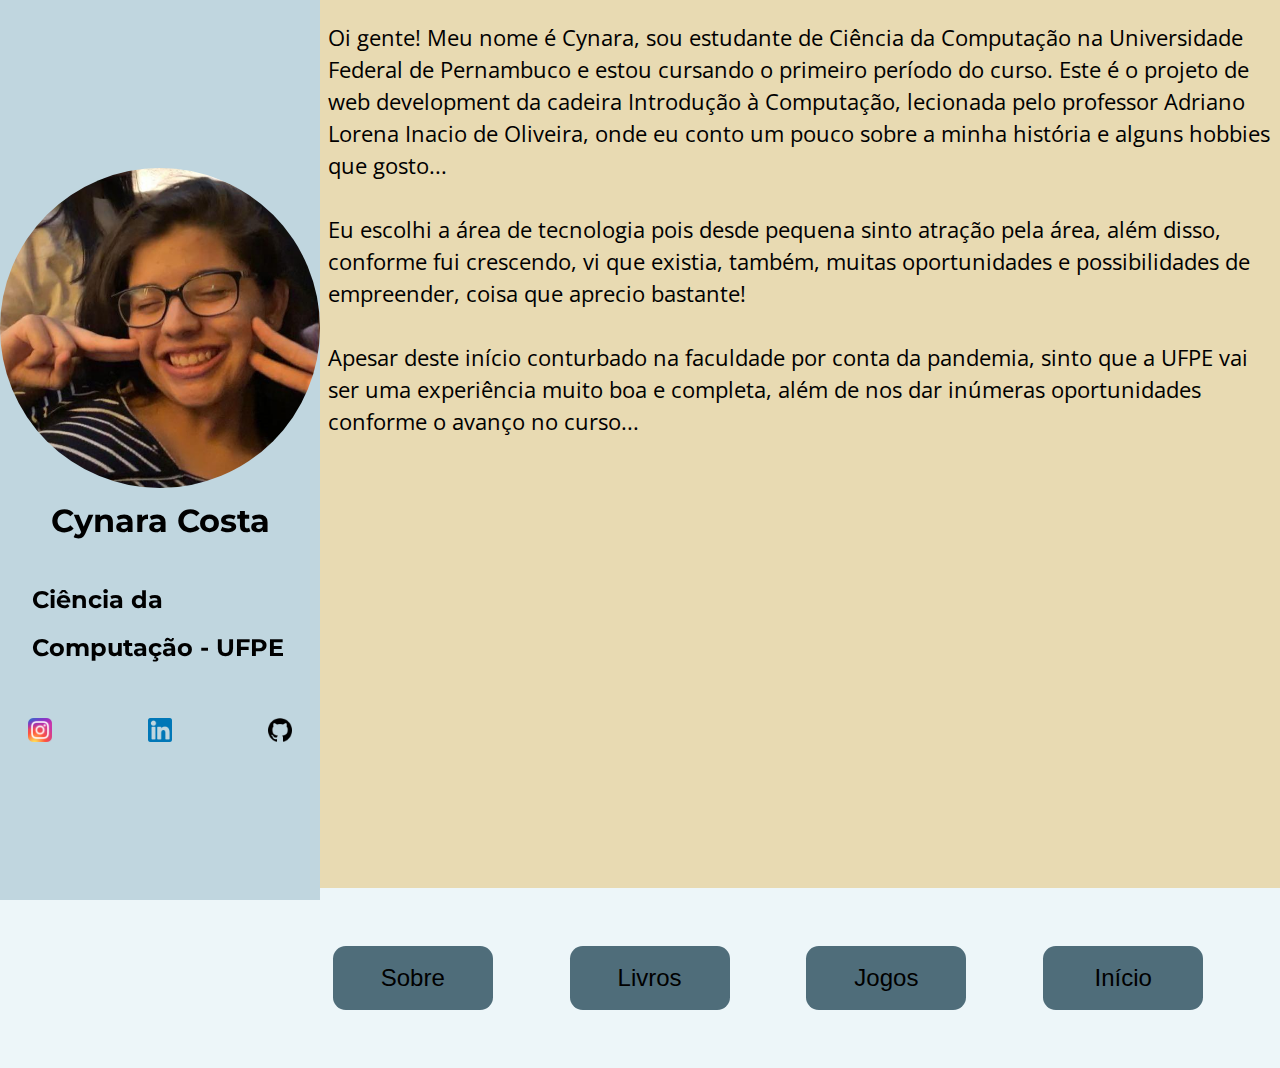
<file: index.html>
<!DOCTYPE html>
<html lang="en">

<head>
    <meta charset="UTF-8">
    <meta name="viewport" content="width=device-width, initial-scale=1.0">
    <title>Cynara Costa</title>
    <link rel="stylesheet" href="/styles/main.css">
    <link rel="stylesheet" href="/styles/partials/menu-left.css">
    <link href="https://fonts.googleapis.com/css2?family=Montserrat:wght@500&family=Open+Sans:wght@300&display=swap"
        rel="stylesheet">
</head>

<body>
    <div class="container">

        <div class="menu-left">
            <div>
                <img src="./docs/me.jpeg" alt="Foto descontraida" class="photo-me">
            </div>


            <div class="name">
                <h1>Cynara Costa</h1>
            </div>
            <div class="ufpe">
                <h2 class='ufpe'>Ciência da Computação - UFPE</h2>
            </div>
            <div class="bottom">
                <a href="https://www.instagram.com/cynara_costa_/" target="_blank">
                    <img src="/docs/instagram-icon.png" alt="" class="social-networks"></a>
                <a href="https://www.linkedin.com/in/cynara-costa-bba1271a2/" target="_blank">
                    <img src="/docs/linkedin.png" alt="" class="social-networks"></a>
                <a href="https://github.com/CynaraCosta" target="_blank">
                    <img src="/docs/github.png" alt="" class="social-networks"></a>
            </div>
        </div>

        <div class="intro">
            <p> Oi gente! Meu nome é Cynara, sou estudante de Ciência da Computação na Universidade
                Federal de Pernambuco e estou cursando o primeiro período do curso. Este é o projeto de web development
                da cadeira Introdução à Computação, lecionada pelo professor Adriano Lorena Inacio de Oliveira, onde eu
                conto um pouco sobre a minha história e alguns hobbies que gosto...<br>
                <br>
                Eu escolhi a área de tecnologia pois desde pequena sinto atração pela área, além disso,
                conforme fui crescendo, vi que existia, também, muitas oportunidades e possibilidades
                de empreender, coisa que aprecio bastante!
                <br>
                <br>
                Apesar deste início conturbado na faculdade por conta da pandemia, sinto que a UFPE vai ser
                uma experiência muito boa e completa, além de nos dar inúmeras oportunidades conforme
                o avanço no curso...
            </p>
        </div>

        <div class="buttons">
            <a href="/views/about.html"><button>Sobre</button></a>
            <a href="/views/books.html"><button>Livros</button></a>
            <a href="/views/games.html"><button>Jogos</button></a>
            <a href="/index.html"><button>Início</button></a>
        </div>

    </div>
</body>

</html>
</file>
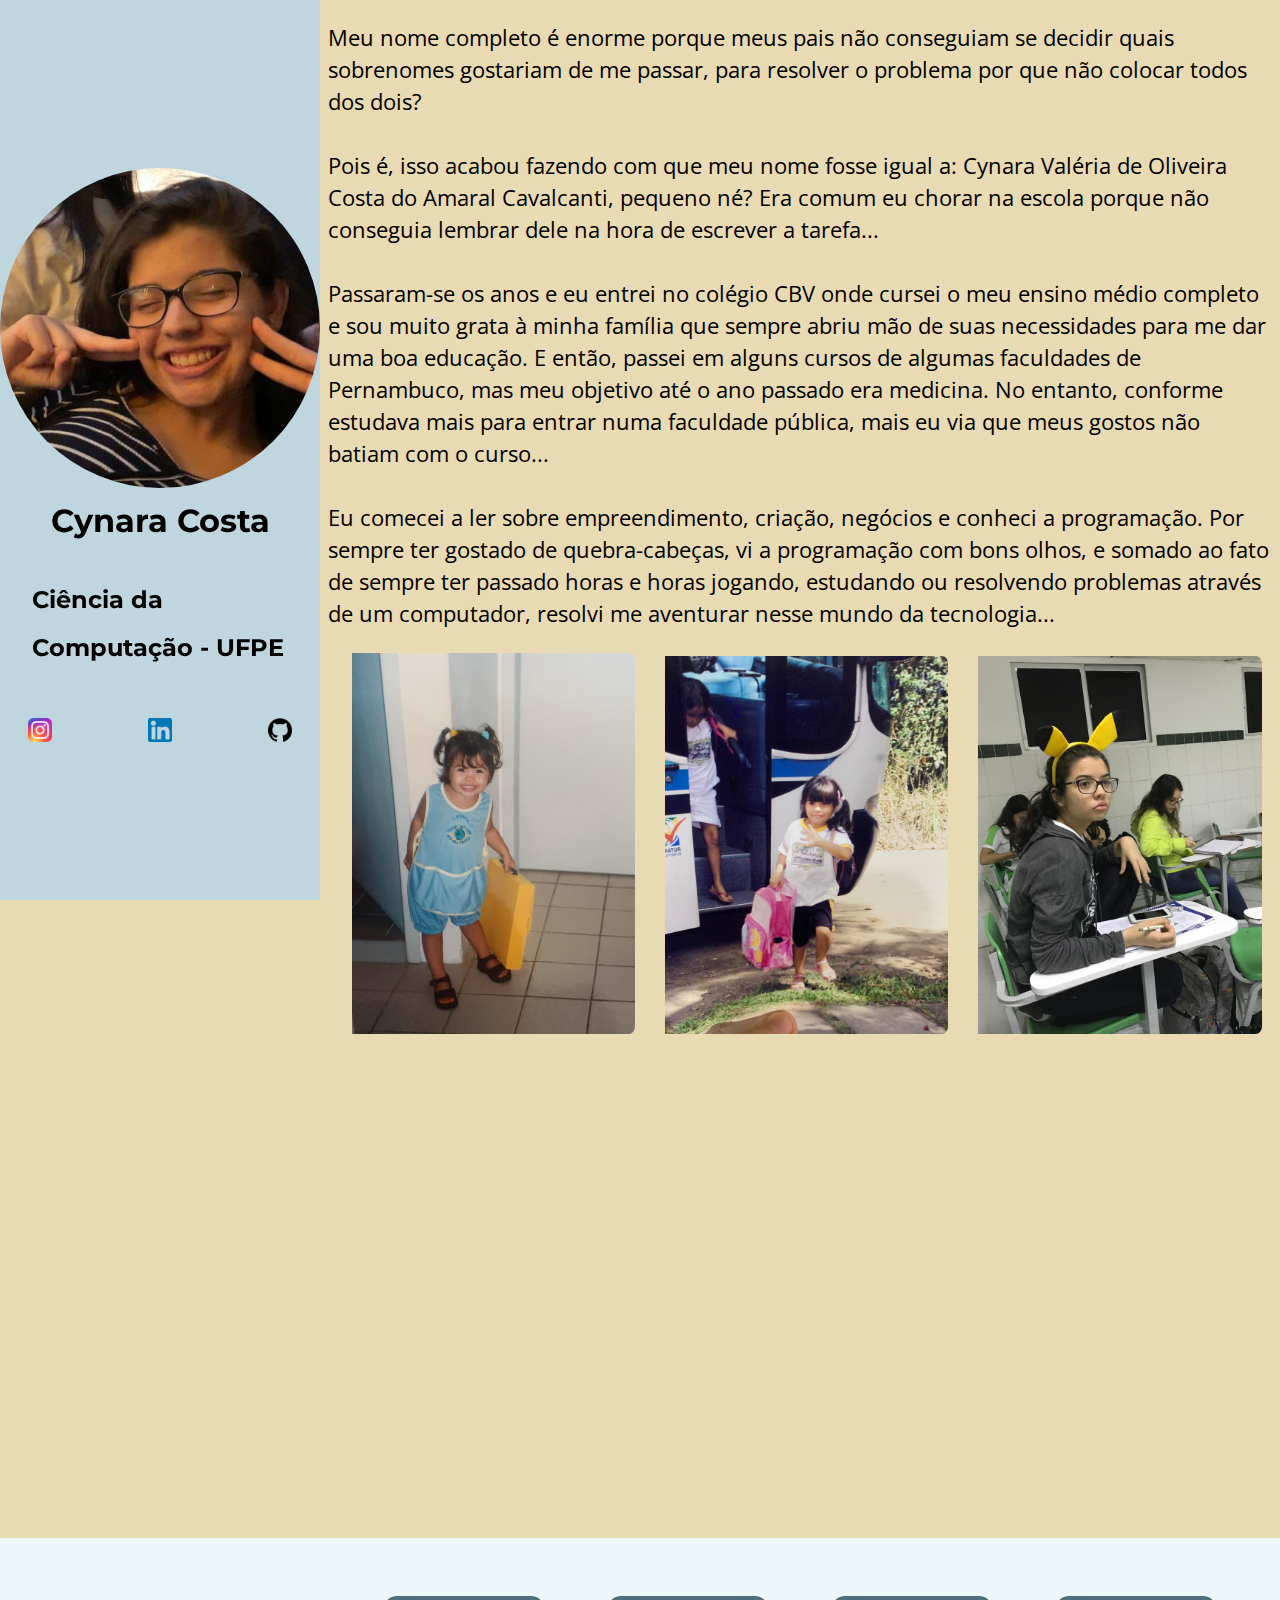
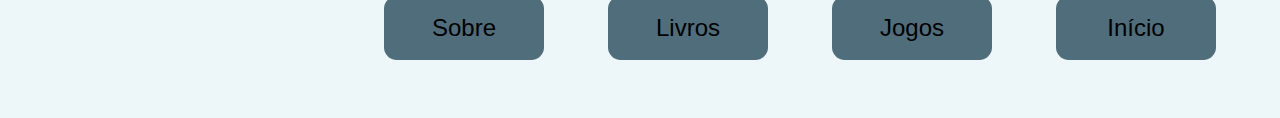
<file: views/about.html>
<!DOCTYPE html>
<html lang="en">

<head>
    <meta charset="UTF-8">
    <meta name="viewport" content="width=device-width, initial-scale=1.0">
    <title>Cynara Costa</title>
    <link rel="stylesheet" href="../styles/main.css">
    <link rel="stylesheet" href="../styles/partials/footer.css">
    <link rel="stylesheet" href="../styles/partials/menu-left.css">
    <link rel="stylesheet" href="../styles/partials/about.css">
    <link href="https://fonts.googleapis.com/css2?family=Montserrat:wght@500&family=Open+Sans:wght@300&display=swap"
        rel="stylesheet">
</head>

<body>
    <div class="container">

        <div class="menu-left">
            <div>
                <img src="../docs/me.jpeg" alt="Foto descontraida" class="photo-me">
            </div>


            <div class="name">
                <h1>Cynara Costa</h1>
            </div>
            <div class="ufpe">
                <h2 class='ufpe'>Ciência da Computação - UFPE</h2>
            </div>
            <div class="bottom">
                <a href="https://www.instagram.com/cynara_costa_/" target="_blank">
                    <img src="../docs/instagram-icon.png" alt="" class="social-networks"></a>
                <a href="https://www.linkedin.com/in/cynara-costa-bba1271a2/" target="_blank">
                    <img src="../docs/linkedin.png" alt="" class="social-networks"></a>
                <a href="https://github.com/CynaraCosta" target="_blank">
                    <img src="../docs/github.png" alt="" class="social-networks"></a>
            </div>
        </div>

        <div class="intro">
            <p>
                Meu nome completo é enorme porque meus pais não conseguiam se decidir quais sobrenomes
                gostariam de me passar, para resolver o problema por que não colocar todos dos dois?<br>
                <br>
                Pois é, isso acabou fazendo com que meu nome fosse igual a: Cynara Valéria de Oliveira Costa do Amaral
                Cavalcanti, pequeno né? Era comum eu chorar na escola porque não conseguia lembrar dele na hora de
                escrever
                a tarefa... <br>
                <br>
                Passaram-se os anos e eu entrei no colégio CBV onde cursei o meu ensino médio completo e sou muito grata
                à minha família que sempre abriu mão de suas necessidades para me dar uma boa educação. E então, passei
                em alguns
                cursos de algumas faculdades de Pernambuco, mas meu objetivo até o ano passado era medicina. No entanto,
                conforme estudava
                mais para entrar numa faculdade pública, mais eu via que meus gostos não batiam com o curso...
                <br>
                <br>
                Eu comecei a ler sobre empreendimento, criação, negócios e conheci a programação. Por sempre ter gostado
                de quebra-cabeças,
                vi a programação com bons olhos, e somado ao fato de sempre ter passado horas e horas jogando, estudando
                ou resolvendo problemas
                através de um computador, resolvi me aventurar nesse mundo da tecnologia...
            </p>
            <div class="photos">
                <img src="../docs/primeiro-dia-de-aula.jpeg" alt="meu primeiro dia de aula">
                <img src="../docs/foto-sao-bento.jpeg" alt="passeio de colégio">
                <img src="../docs/foto-terceiro-ano.jpeg" alt="muito séria no terceiro ano">
            </div>


        </div>

        <div class="buttons">
            <a href="../views/about.html"><button>Sobre</button></a>
            <a href="../views/books.html"><button>Livros</button></a>
            <a href="../views/games.html"><button>Jogos</button></a>
            <a href="../index.html"><button>Início</button></a>
        </div>

    </div>
</body>


</html>
</file>
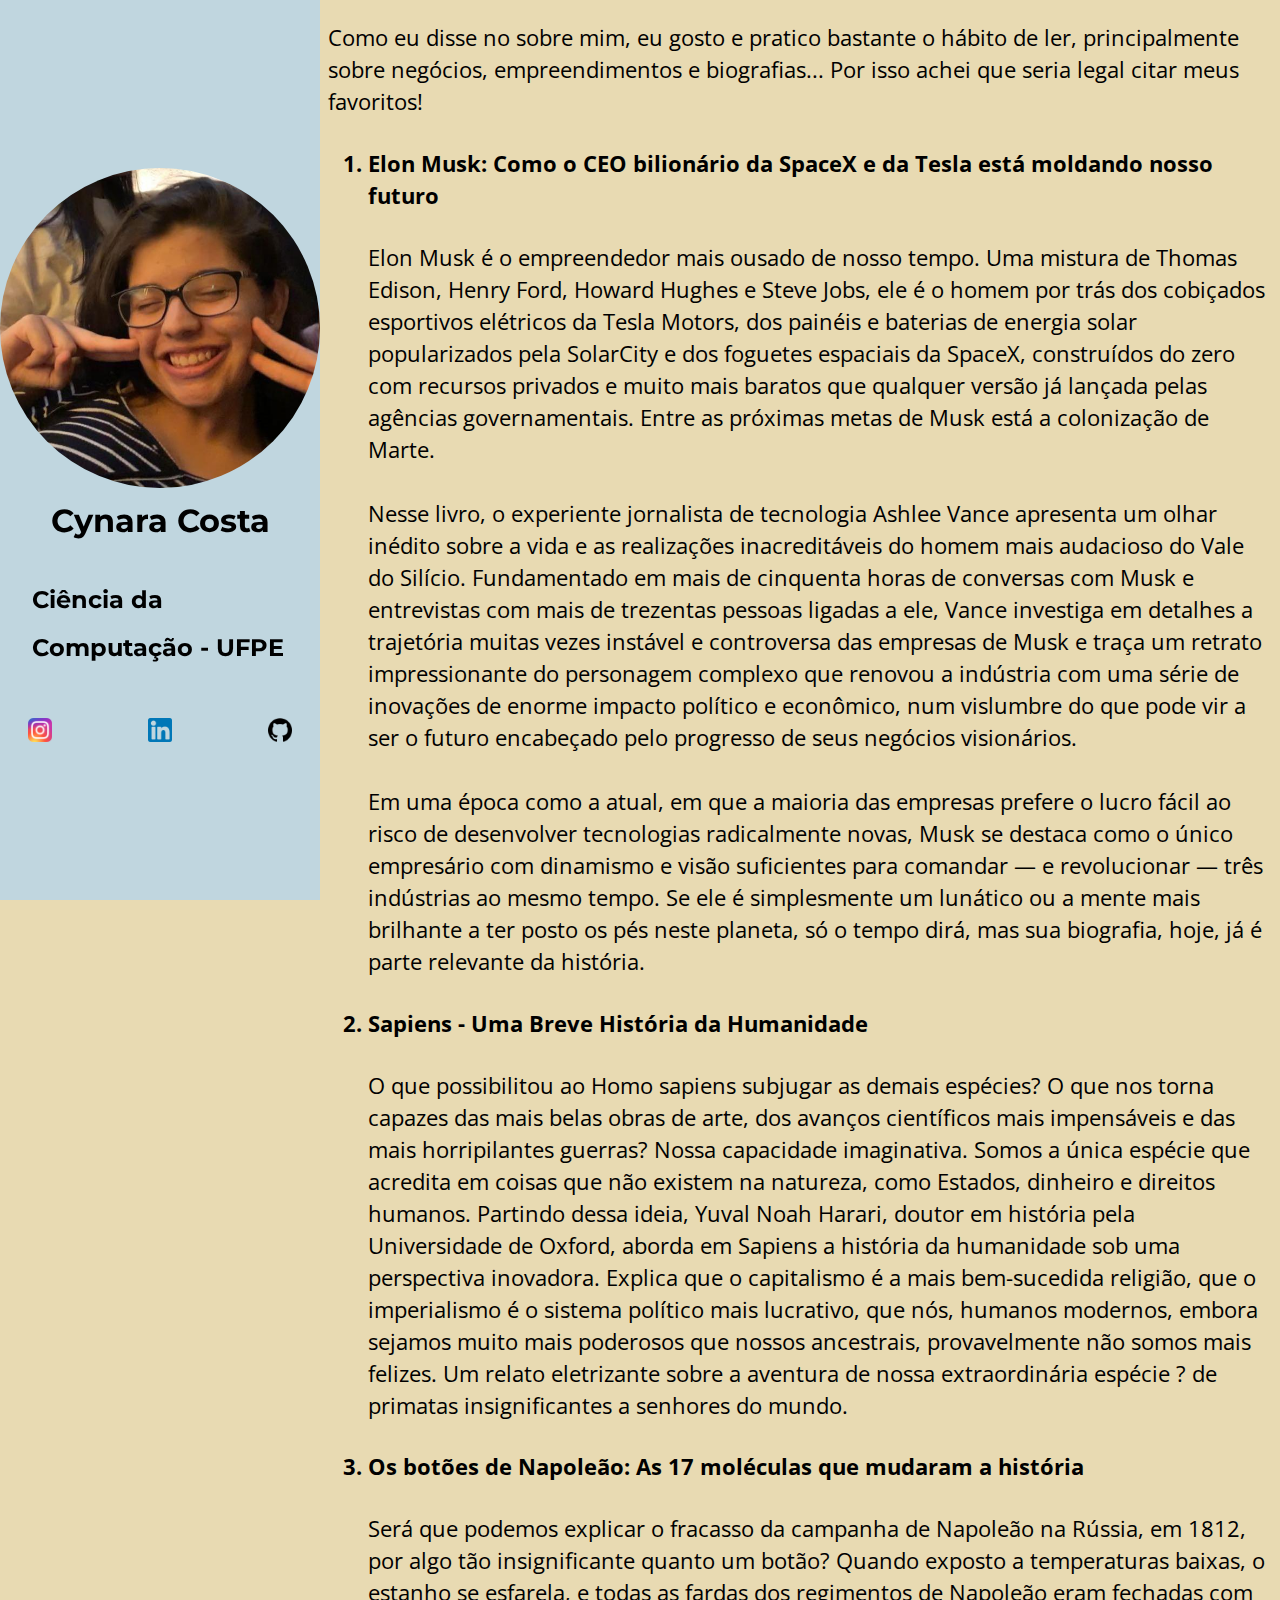
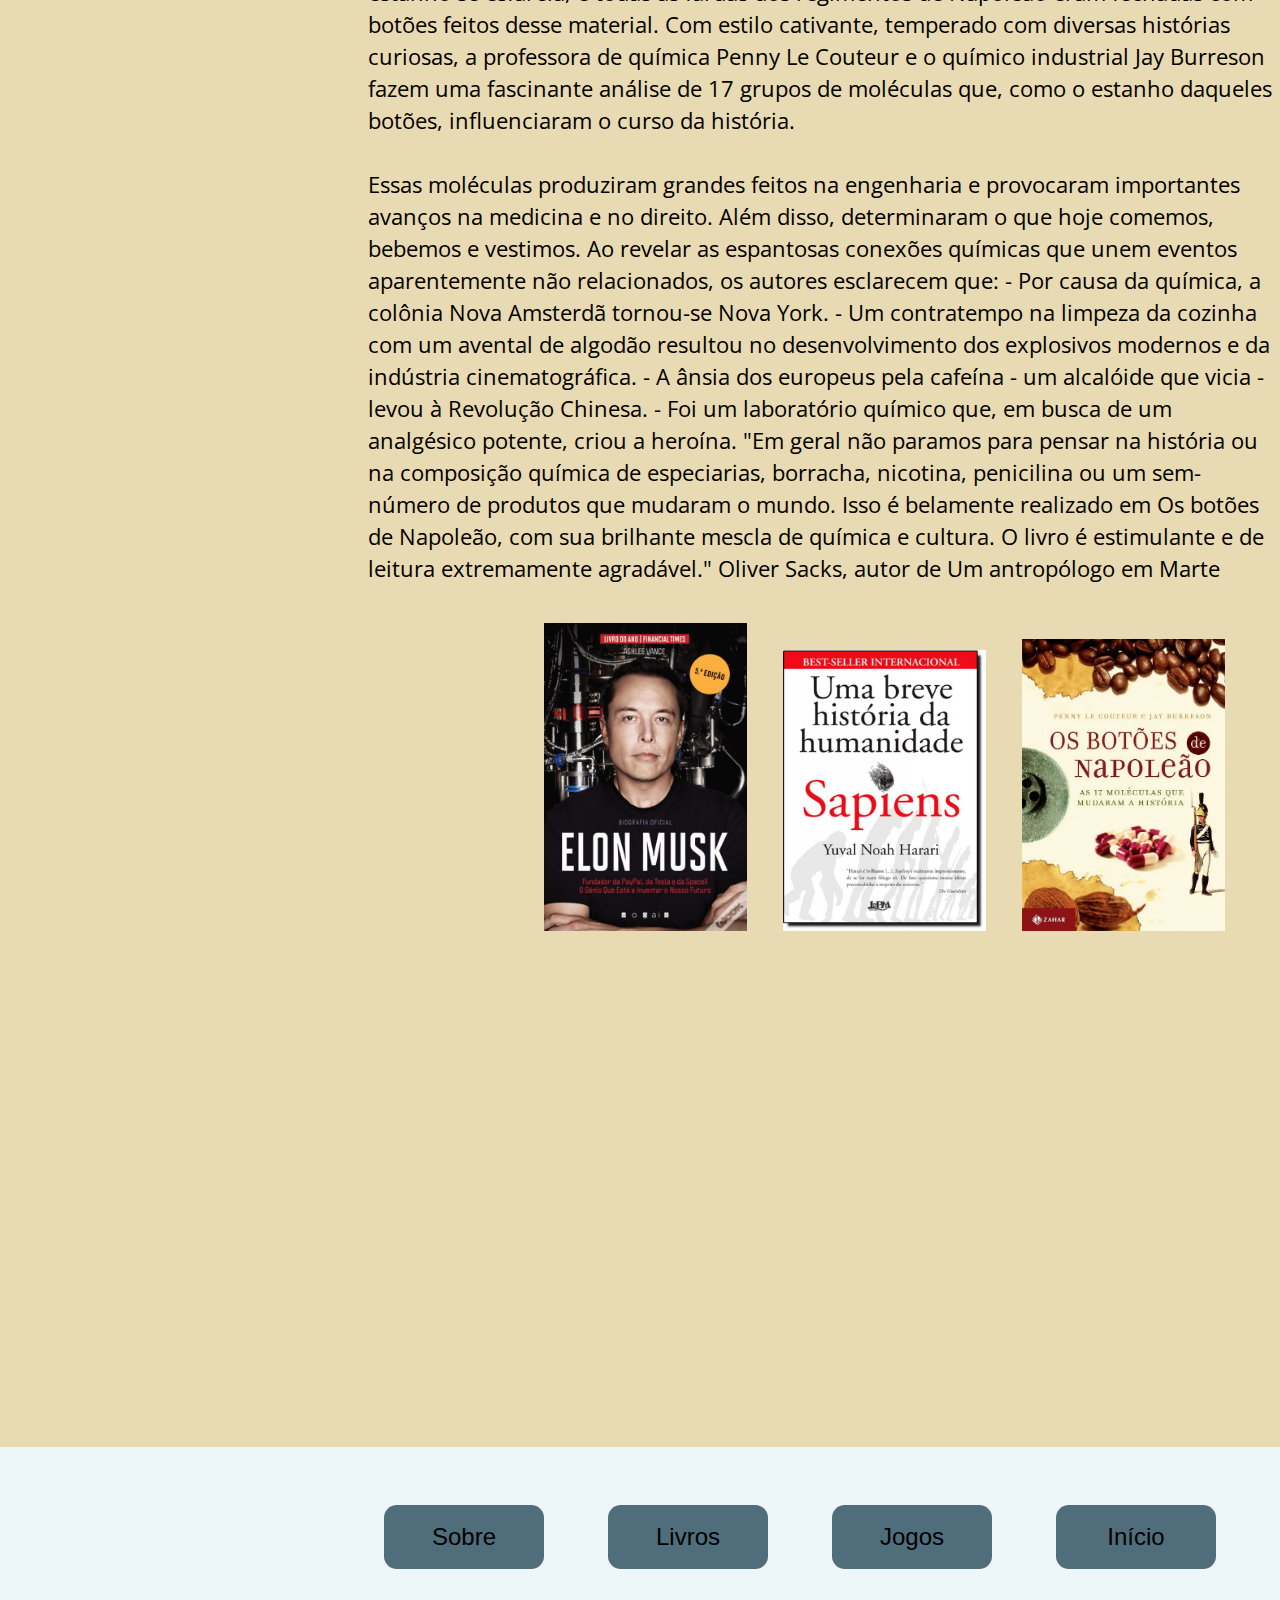
<file: views/books.html>
<!DOCTYPE html>
<html lang="en">

<head>
    <meta charset="UTF-8">
    <meta name="viewport" content="width=device-width, initial-scale=1.0">
    <title>Cynara Costa</title>
    <link rel="stylesheet" href="../styles/main.css">
    <link rel="stylesheet" href="../styles/partials/footer.css">
    <link rel="stylesheet" href="../styles/partials/menu-left.css">
    <link rel="stylesheet" href="../styles/partials/books.css">
    <link href="https://fonts.googleapis.com/css2?family=Montserrat:wght@500&family=Open+Sans:wght@300&display=swap"
        rel="stylesheet">
</head>

<body>
    <div class="container">

        <div class="menu-left">
            <div>
                <img src="../docs/me.jpeg" alt="Foto descontraida" class="photo-me">
            </div>


            <div class="name">
                <h1>Cynara Costa</h1>
            </div>
            <div class="ufpe">
                <h2 class='ufpe'>Ciência da Computação - UFPE</h2>
            </div>
            <div class="bottom">
                <a href="https://www.instagram.com/cynara_costa_/" target="_blank">
                    <img src="../docs/instagram-icon.png" alt="" class="social-networks"></a>
                <a href="https://www.linkedin.com/in/cynara-costa-bba1271a2/" target="_blank">
                    <img src="../docs//linkedin.png" alt="" class="social-networks"></a>
                <a href="https://github.com/CynaraCosta" target="_blank">
                    <img src="../docs/github.png" alt="" class="social-networks"></a>
            </div>
        </div>

        <div class="intro">
            <p>
                Como eu disse no sobre mim, eu gosto e pratico bastante o hábito de ler, principalmente
                sobre negócios, empreendimentos e biografias... Por isso achei que seria legal citar meus favoritos!
            </p>
            <ol>
                <h4>
                    <li>Elon Musk: Como o CEO bilionário da SpaceX e da Tesla está moldando nosso futuro</li>
                </h4>
                <p>Elon Musk é o empreendedor mais ousado de nosso tempo. Uma mistura de Thomas Edison, Henry Ford,
                    Howard Hughes e Steve Jobs, ele é o homem por trás dos cobiçados esportivos elétricos da Tesla
                    Motors, dos painéis e baterias de energia solar popularizados pela SolarCity e dos foguetes
                    espaciais da SpaceX, construídos do zero com recursos privados e muito mais baratos que qualquer
                    versão já lançada pelas agências governamentais. Entre as próximas metas de Musk está a colonização
                    de Marte.
                    <br><br>

                    Nesse livro, o experiente jornalista de tecnologia Ashlee Vance apresenta um olhar inédito sobre a
                    vida e as realizações inacreditáveis do homem mais audacioso do Vale do Silício. Fundamentado em
                    mais de cinquenta horas de conversas com Musk e entrevistas com mais de trezentas pessoas ligadas a
                    ele, Vance investiga em detalhes a trajetória muitas vezes instável e controversa das empresas de
                    Musk e traça um retrato impressionante do personagem complexo que renovou a indústria com uma série
                    de inovações de enorme impacto político e econômico, num vislumbre do que pode vir a ser o futuro
                    encabeçado pelo progresso de seus negócios visionários.
                    <br><br>

                    Em uma época como a atual, em que a maioria das empresas prefere o lucro fácil ao risco de
                    desenvolver tecnologias radicalmente novas, Musk se destaca como o único empresário com dinamismo e
                    visão suficientes para comandar — e revolucionar — três indústrias ao mesmo tempo. Se ele é
                    simplesmente um lunático ou a mente mais brilhante a ter posto os pés neste planeta, só o tempo
                    dirá, mas sua biografia, hoje, já é parte relevante da história.</p>
                <h4>
                    <li>Sapiens - Uma Breve História da Humanidade</li>
                </h4>
                <p>O que possibilitou ao Homo sapiens subjugar as demais espécies? O que nos torna capazes das mais
                    belas obras de arte, dos avanços científicos mais impensáveis e das mais horripilantes guerras?
                    Nossa capacidade imaginativa. Somos a única espécie que acredita em coisas que não existem na
                    natureza, como Estados, dinheiro e direitos humanos. Partindo dessa ideia, Yuval Noah Harari, doutor
                    em história pela Universidade de Oxford, aborda em Sapiens a história da humanidade sob uma
                    perspectiva inovadora. Explica que o capitalismo é a mais bem-sucedida religião, que o imperialismo
                    é o sistema político mais lucrativo, que nós, humanos modernos, embora sejamos muito mais poderosos
                    que nossos ancestrais, provavelmente não somos mais felizes. Um relato eletrizante sobre a aventura
                    de nossa extraordinária espécie ? de primatas insignificantes a senhores do mundo.</p>
                <h4>
                    <li>Os botões de Napoleão: As 17 moléculas que mudaram a história</li>
                </h4>
                <p>Será que podemos explicar o fracasso da campanha de Napoleão na Rússia, em 1812, por algo tão
                    insignificante quanto um botão? Quando exposto a temperaturas baixas, o estanho se esfarela, e todas
                    as fardas dos regimentos de Napoleão eram fechadas com botões feitos desse material. Com estilo
                    cativante, temperado com diversas histórias curiosas, a professora de química Penny Le Couteur e o
                    químico industrial Jay Burreson fazem uma fascinante análise de 17 grupos de moléculas que, como o
                    estanho daqueles botões, influenciaram o curso da história. <br> <br> Essas moléculas produziram
                    grandes
                    feitos na engenharia e provocaram importantes avanços na medicina e no direito. Além disso,
                    determinaram o que hoje comemos, bebemos e vestimos. Ao revelar as espantosas conexões químicas que
                    unem eventos aparentemente não relacionados, os autores esclarecem que: - Por causa da química, a
                    colônia Nova Amsterdã tornou-se Nova York. - Um contratempo na limpeza da cozinha com um avental de
                    algodão resultou no desenvolvimento dos explosivos modernos e da indústria cinematográfica. - A
                    ânsia dos europeus pela cafeína - um alcalóide que vicia - levou à Revolução Chinesa. - Foi um
                    laboratório químico que, em busca de um analgésico potente, criou a heroína. "Em geral não paramos
                    para pensar na história ou na composição química de especiarias, borracha, nicotina, penicilina ou
                    um sem-número de produtos que mudaram o mundo. Isso é belamente realizado em Os botões de Napoleão,
                    com sua brilhante mescla de química e cultura. O livro é estimulante e de leitura extremamente
                    agradável." Oliver Sacks, autor de Um antropólogo em Marte</p>
            </ol>
        </div>

        <div class="photos">
            <a href="https://www.amazon.com.br/Elon-Musk-Ashlee-Vance/dp/8580578280/ref=sr_1_1?__mk_pt_BR=%C3%85M%C3%85%C5%BD%C3%95%C3%91&crid=2MXMFLYG3FRMV&dchild=1&keywords=elon+musk&qid=1601506755&sprefix=elon%2Caps%2C521&sr=8-1"
                target="blanck"><img src="../docs/elon-musk.jpg" alt="elon musk livro"></a>
            <a href="https://www.amazon.com.br/Sapiens-Uma-Breve-Hist%C3%B3ria-Humanidade/dp/8525432180/ref=sr_1_1?__mk_pt_BR=%C3%85M%C3%85%C5%BD%C3%95%C3%91&crid=28BACJTYFFTF0&dchild=1&keywords=sapiens&qid=1601506815&sprefix=sapi%2Caps%2C324&sr=8-1"
                target="blanck"><img src="../docs/sapiens.jpg" alt="sapiens livro"></a>
            <a href="https://www.amazon.com.br/Os-bot%C3%B5es-Napole%C3%A3o-mol%C3%A9culas-hist%C3%B3ria/dp/8571109249/ref=sr_1_1?__mk_pt_BR=%C3%85M%C3%85%C5%BD%C3%95%C3%91&crid=359I47F036PM6&dchild=1&keywords=os+botoes+de+napoleao&qid=1601506216&sprefix=Os+botoes%2Caps%2C241&sr=8-1"
                target="blanck"><img src="../docs/os-botoes-de-napoleao.webp" alt="os botoes de napoleao livro"></a>
        </div>

        <div class="buttons">
            <a href="../views/about.html"><button>Sobre</button></a>
            <a href="../views/books.html"><button>Livros</button></a>
            <a href="../views/games.html"><button>Jogos</button></a>
            <a href="../index.html"><button>Início</button></a>
        </div>

    </div>
</body>


</html>
</file>
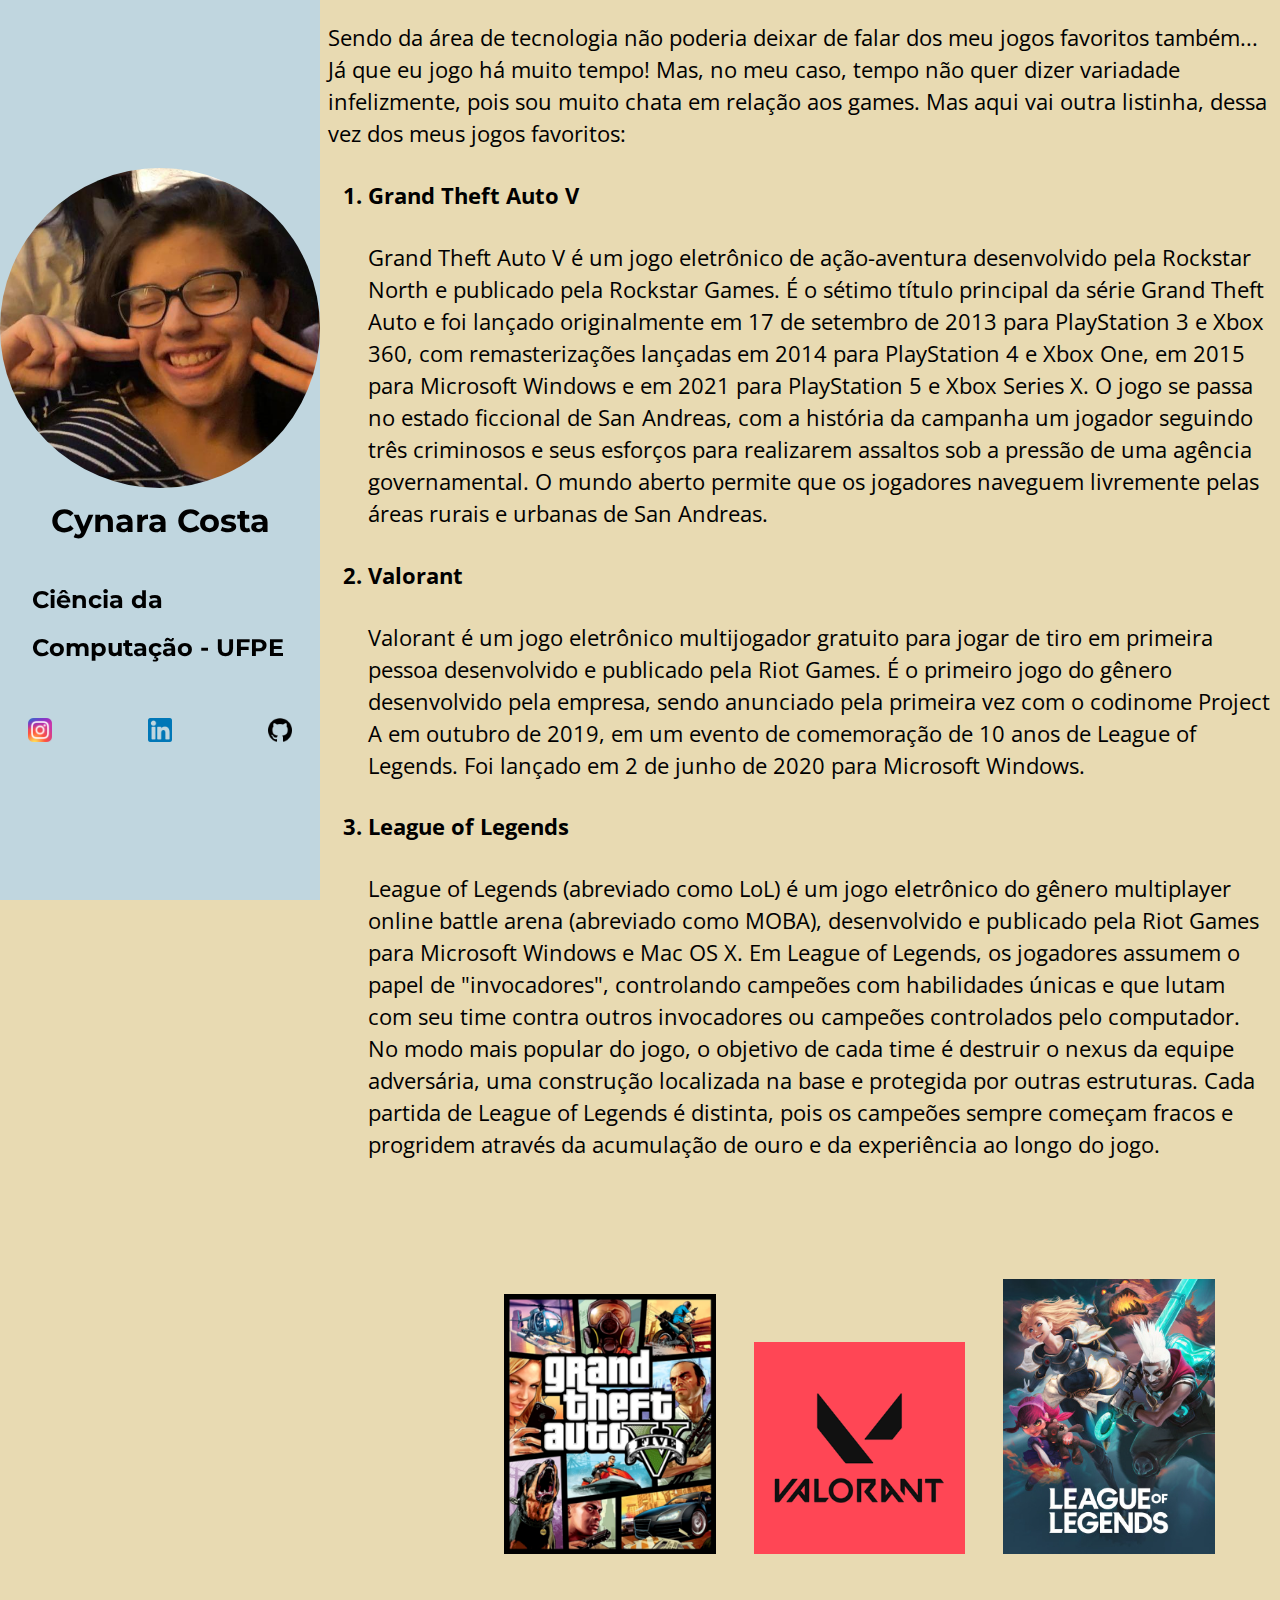
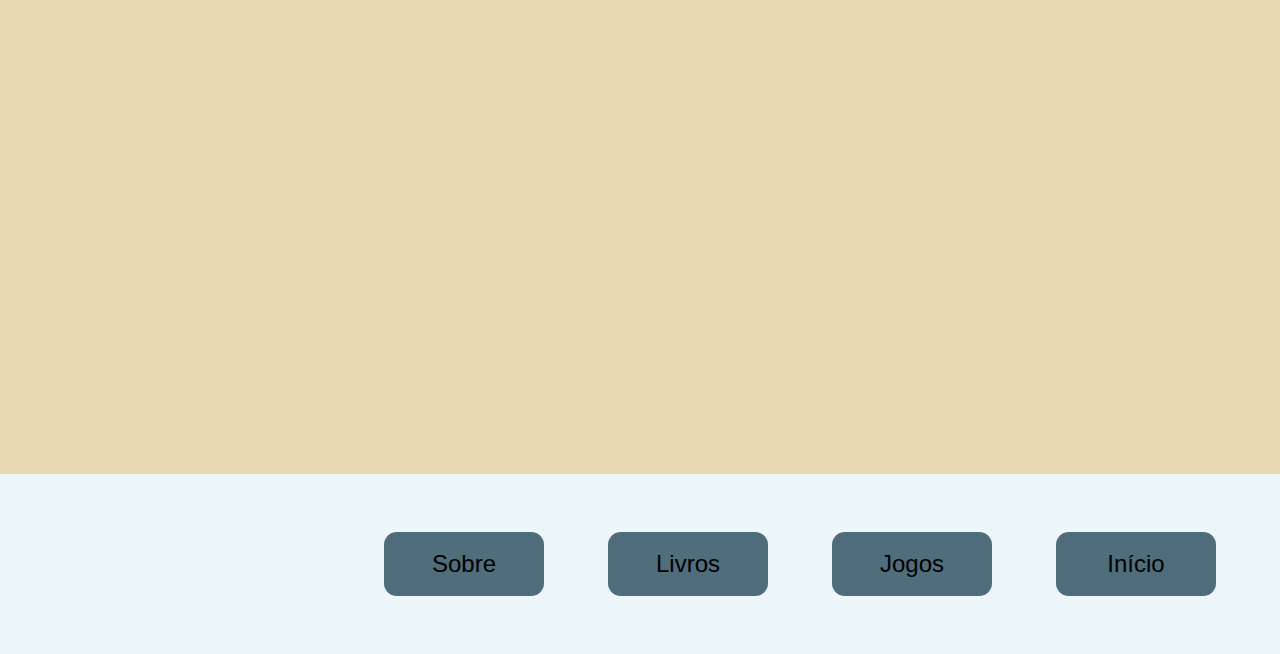
<file: views/games.html>
<!DOCTYPE html>
<html lang="en">

<head>
    <meta charset="UTF-8">
    <meta name="viewport" content="width=device-width, initial-scale=1.0">
    <title>Cynara Costa</title>
    <link rel="stylesheet" href="../styles/main.css">
    <link rel="stylesheet" href="../styles/partials/footer.css">
    <link rel="stylesheet" href="../styles/partials/menu-left.css">
    <link rel="stylesheet" href="../styles/partials/games.css">
    <link href="https://fonts.googleapis.com/css2?family=Montserrat:wght@500&family=Open+Sans:wght@300&display=swap"
        rel="stylesheet">
</head>

<body>
    <div class="container">

        <div class="menu-left">
            <div>
                <img src="../docs/me.jpeg" alt="Foto descontraida" class="photo-me">
            </div>


            <div class="name">
                <h1>Cynara Costa</h1>
            </div>
            <div class="ufpe">
                <h2 class='ufpe'>Ciência da Computação - UFPE</h2>
            </div>
            <div class="bottom">
                <a href="https://www.instagram.com/cynara_costa_/" target="_blank">
                    <img src="../docs/instagram-icon.png" alt="" class="social-networks"></a>
                <a href="https://www.linkedin.com/in/cynara-costa-bba1271a2/" target="_blank">
                    <img src="../docs/linkedin.png" alt="" class="social-networks"></a>
                <a href="https://github.com/CynaraCosta" target="_blank">
                    <img src="../docs/github.png" alt="" class="social-networks"></a>
            </div>
        </div>

        <div class="intro">
            <p>
                Sendo da área de tecnologia não poderia deixar de falar dos meu jogos favoritos também... Já que
                eu jogo há muito tempo! Mas, no meu caso, tempo não quer dizer variadade infelizmente, pois sou
                muito chata em relação aos games. Mas aqui vai outra listinha, dessa vez dos meus jogos favoritos:
            </p>
            <ol>
                <h4>
                    <li>Grand Theft Auto V</li>
                </h4>
                <p>Grand Theft Auto V é um jogo eletrônico de ação-aventura desenvolvido pela Rockstar North e publicado
                    pela Rockstar Games. É o sétimo título principal da série Grand Theft Auto e foi lançado
                    originalmente em 17 de setembro de 2013 para PlayStation 3 e Xbox 360, com remasterizações lançadas
                    em 2014 para PlayStation 4 e Xbox One, em 2015 para Microsoft Windows e em 2021 para PlayStation 5 e
                    Xbox Series X. O jogo se passa no estado ficcional de San Andreas, com a história da campanha um
                    jogador seguindo três criminosos e seus esforços para realizarem assaltos sob a pressão de uma
                    agência governamental. O mundo aberto permite que os jogadores naveguem livremente pelas áreas
                    rurais e urbanas de San Andreas.</p>
                <h4>
                    <li>Valorant</li>
                </h4>
                <p>
                    Valorant é um jogo eletrônico multijogador gratuito para jogar de tiro em primeira pessoa
                    desenvolvido e publicado pela Riot Games. É o primeiro jogo do gênero desenvolvido pela empresa,
                    sendo anunciado pela primeira vez com o codinome Project A em outubro de 2019, em um evento de
                    comemoração de 10 anos de League of Legends. Foi lançado em 2 de junho de 2020 para Microsoft
                    Windows.
                </p>
                <h4>
                    <li>League of Legends</li>
                </h4>
                <p>League of Legends (abreviado como LoL) é um jogo eletrônico do gênero multiplayer online battle arena
                    (abreviado como MOBA), desenvolvido e publicado pela Riot Games para Microsoft Windows e Mac OS
                    X. Em League of Legends, os jogadores assumem o papel de "invocadores", controlando campeões com
                    habilidades únicas e que lutam com seu time contra outros invocadores ou campeões controlados pelo
                    computador. No modo mais popular do jogo, o objetivo de cada time é destruir o nexus da equipe
                    adversária, uma construção localizada na base e protegida por outras estruturas. Cada partida de
                    League of Legends é distinta, pois os campeões sempre começam fracos e progridem através da
                    acumulação de ouro e da experiência ao longo do jogo.</p>

                </p>
            </ol>
            <div class="photos">
                <a id="gtav"
                    href="https://www.rockstargames.com/V/restricted-content/agegate/form?redirect=https%3A%2F%2Fwww.rockstargames.com%2FV%2Fbr&options=&locale=pt_br"
                    target="blanck"><img src="../docs/gta-v.png" alt="gta v"></a>
                <a id="valorant" href="https://playvalorant.com/pt-br/" target="blanck">
                    <img src="../docs/valorant.png" alt="valorant"></a>
                <a href="https://na.leagueoflegends.com/pt-br/" target="blanck">
                    <img src="../docs/lol.jpg" alt="league of legends"></a>

            </div>
        </div>

        <div class="buttons">
            <a href="../views/about.html"><button>Sobre</button></a>
            <a href="../views/books.html"><button>Livros</button></a>
            <a href="../views/games.html"><button>Jogos</button></a>
            <a href="../index.html"><button>Início</button></a>
        </div>

    </div>
</body>


</html>
</file>
<file: styles/main.css>
:root{
    --white-color: #EDF6F9;
    --blue-color: #4F6D7A;
    --soft-blue-color: #C0D6DF;
    --soft-bege: #E8DAB2;
    --salmon: #DD6E42;
}

html, body{
    margin:0;
    padding: 0;
    background-color: var(--soft-bege);
}

.menu-left *{
    line-height: 3rem;
    font-family: 'Montserrat';
    display: flex;
    align-items: center;
    justify-content: center;
    margin-top: 0.3rem;
}

.top h1, h2{
    display: flex;
    align-items: center;
    justify-content: center;
}

.photo-me{
    width: 20rem;
    border-radius: 50%;
}

.bottom{
    
    margin-top: 1rem;
}

.bottom img{
    width: 1.5rem;
    padding-left: 3rem; 
    transition: width 0.5s; 
}

.bottom img:hover{
    width: 3rem;
    
}

.intro{
    font-family: 'Open Sans';
    margin: .5rem;
    font: 1.4rem 'Open Sans';
}

.buttons{
    display: flex;
    align-items: center;
    justify-content: space-evenly;
    margin-top: 3rem;
    background-color: var(--white-color);
    height: 6rem;
    
   
}

.buttons button{
    width: 7rem;
    height: 3.5rem;
    border: 0;
    border-radius: .8rem;
    cursor: pointer;
    font-family: 2rem 'Open Sans';
    background-color: var(--blue-color);
    transition: background 0.3s;
}

.buttons button:hover{
    background-color: var(--soft-blue-color);
}

@media (min-width: 700px){
    .intro{
        padding-left: 25vw;
        line-height: 2rem;
    }

    .buttons{
        background-color: var(--white-color);
        padding-left: 20%;
        height: 20vh;
        margin-top: 50vh;
    }
    
    .buttons button{
        width: 10rem;
        height: 4rem;
        font-size: 1.5rem;
    }

}
</file>
<file: styles/partials/menu-left.css>
@media (min-width: 700px){
    .menu-left{
        position: fixed;
        box-sizing: border-box;
        top: 0;
        display: flex;
        flex-direction: column;
        width: 25%;
        height: 100vh;
        background-color: var(--soft-blue-color);
        align-items: center;
        justify-content:center;
        padding: 2rem;
    }

    .bottom img{
        padding-right: 3rem;
    }

}
</file>
<file: styles/partials/footer.css>
.buttons{
    background-color: var(--white-color);
    padding-left: 20rem;
    height: 20vh;
    margin-top: 31rem;
}

.buttons button{
    width: 10rem;
    height: 4rem;
    font-size: 1.5rem;
}
</file>
<file: styles/partials/about.css>
.photos img{
    width: 30%;
    padding-left: 1.5rem;
    border-radius: 2%;
    position: relative;
}

.photos img:hover{
    width: 31%;
    transition: all .2s ease-in-out
}
</file>
<file: styles/partials/books.css>
.photos{
    padding-left: 33rem;
}

.photos img{
    width: 27%;
    padding: 1rem;
    border-radius: 6%;
    position: relative;
}

.photos img:hover{
    width: 31%;
    transition: all .2s ease-in-out
}
</file>
<file: styles/partials/games.css>
.photos{
    padding-left: 10rem;
    padding-top: 5rem;
}

.photos img{
    width: 27%;
    padding: 1rem;
    border-radius: 6%;
    position: relative;
}

.photos img:hover{
    width: 31%;
    transition: all .2s ease-in-out
}
</file>
